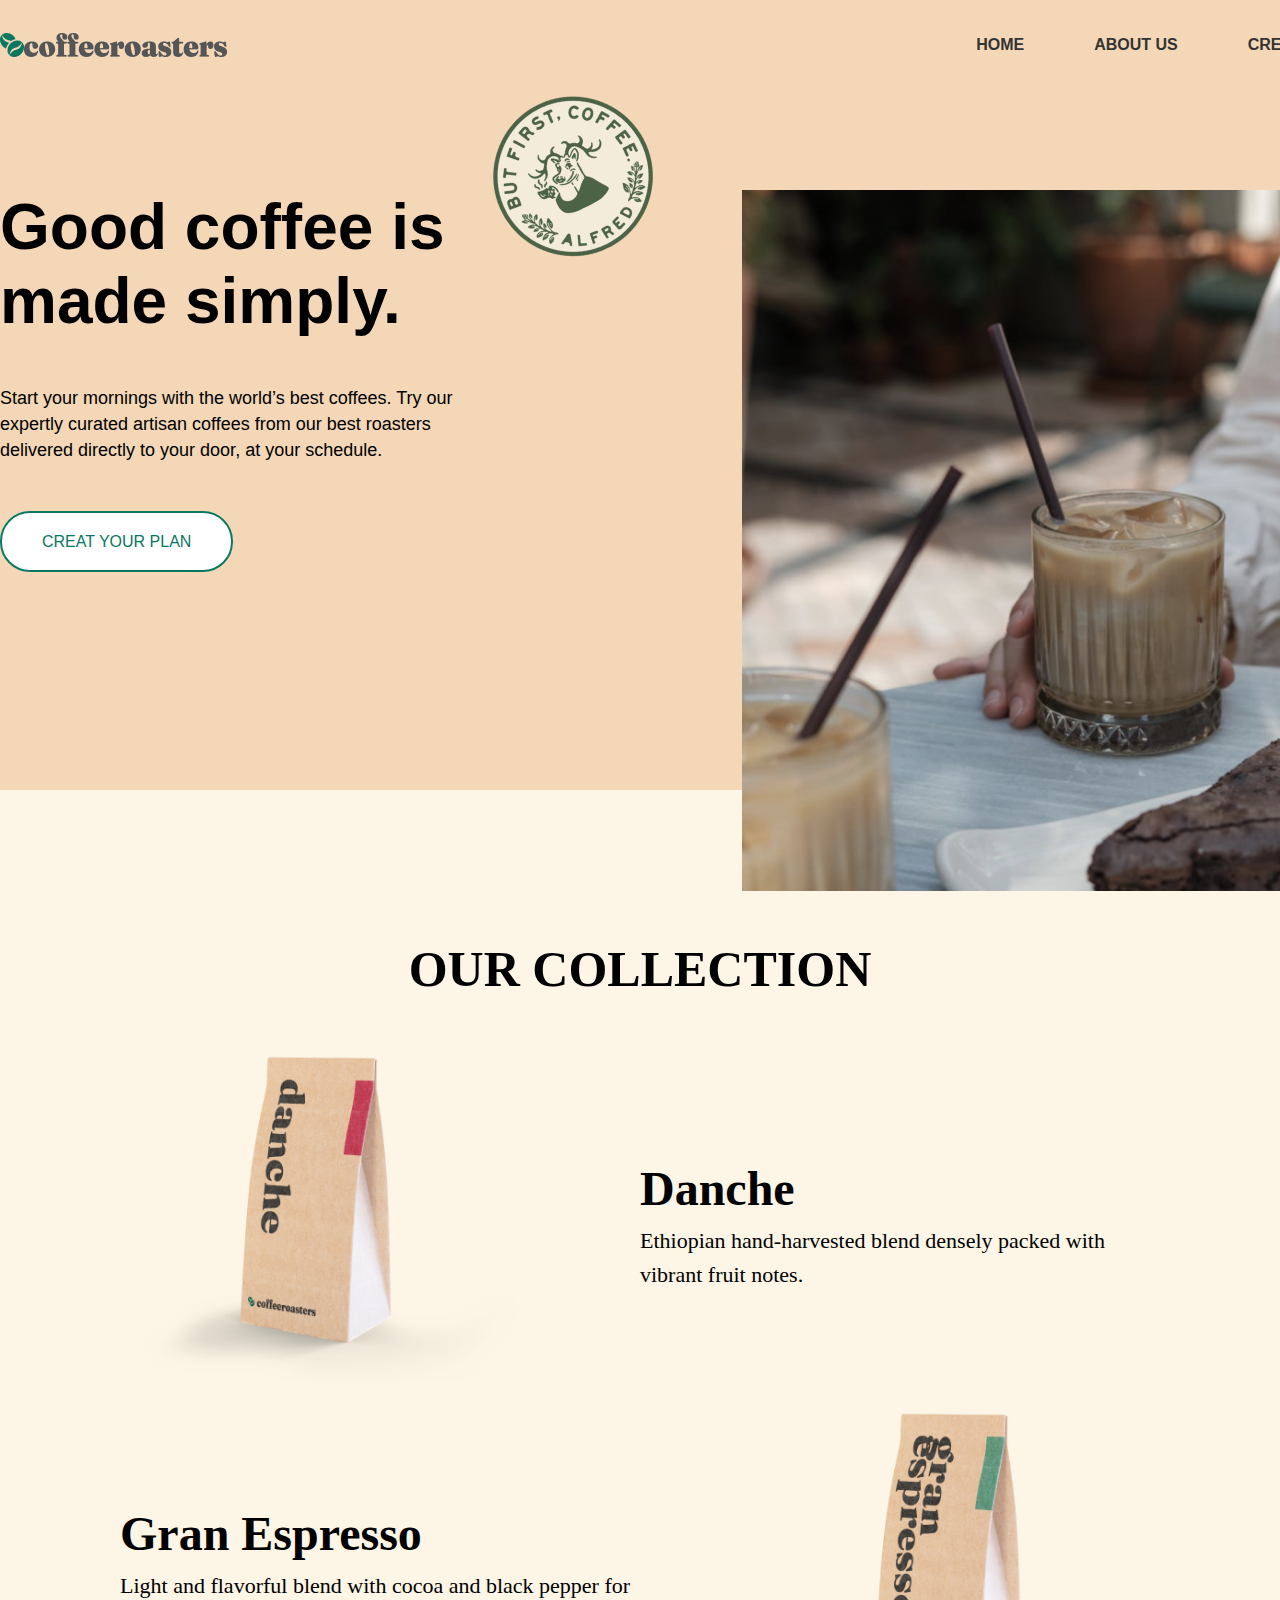
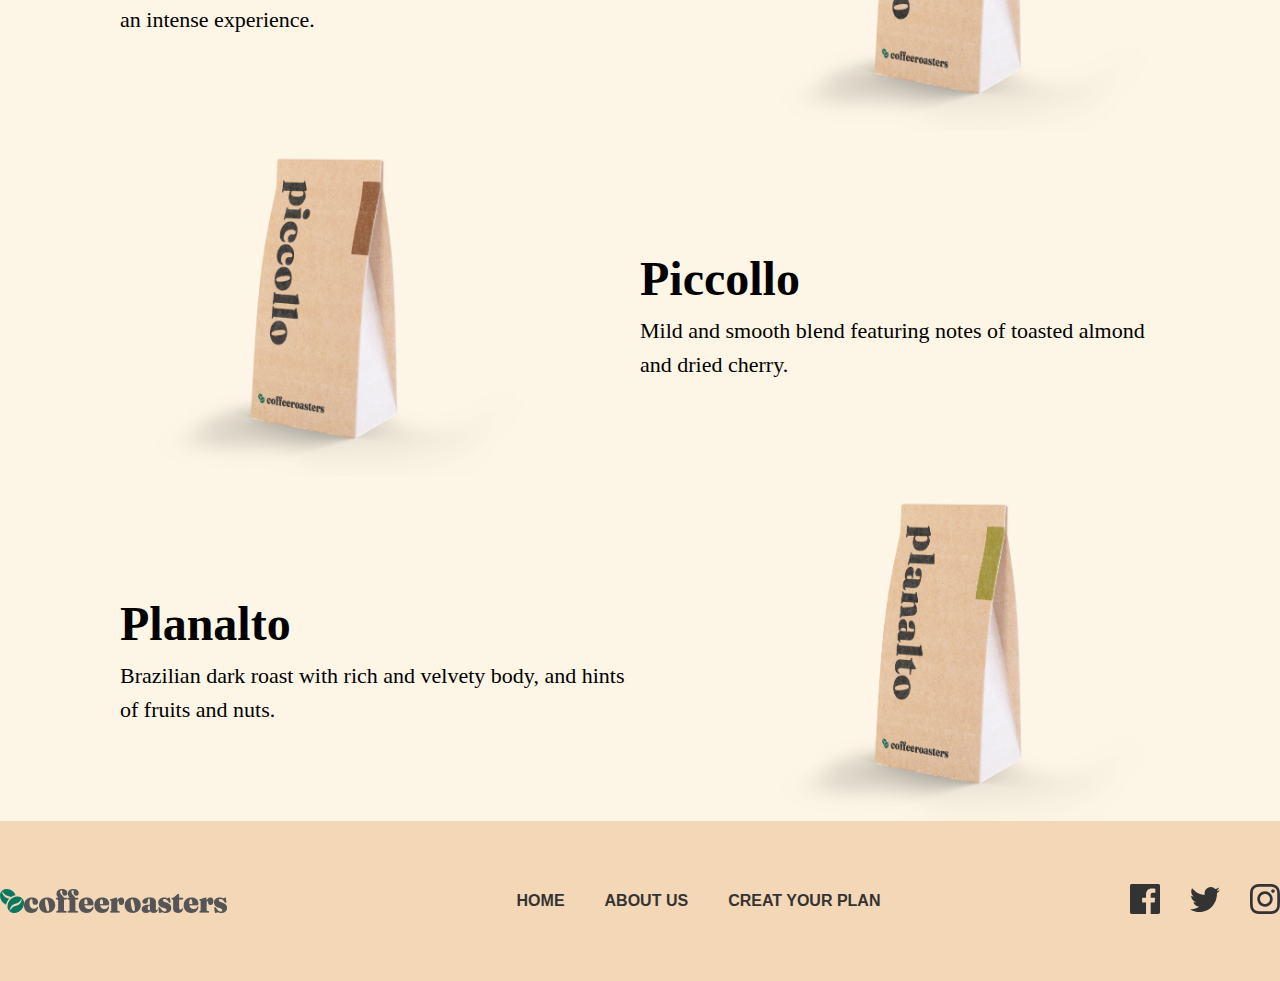
<file: index.html>
<!DOCTYPE html>
<html lang="en">

<head>
    <meta charset="UTF-8">
    <meta http-equiv="X-UA-Compatible" content="IE=edge">
    <meta name="viewport" content="width=device-width, initial-scale=1.0">
    <link rel="stylesheet" href="style.css">
    <title>Home.page</title>
</head>

<body>
    <!-- Header -->
    <header>
        <div class="container">
            <img src="./images/logo.png" alt="logo">
            <ul>
                <li><a href="./index.html">HOME</a></li>
                <li><a href="./pages/about.html">ABOUT US</a></li>
                <li><a href="#">CREAT YOUR PLAN</a></li>
            </ul>
        </div>
    </header>

    <!-- Intro -->
    <section class="intro">
        <div class="container">
            <div class="left">
                <h1>Good coffee is made simply.</h1>
                <p>
                    Start your mornings with the world’s best coffees. Try our expertly curated artisan coffees from our
                    best roasters delivered directly to your door, at your schedule.
                </p>
                <a href="#">CREAT YOUR PLAN</a>
            </div>
            <div class="right">
                <img class="label" src="./images/intro-label.png" alt="dss">
                <img class="main" src="./images/into.png" alt="dsd">
            </div>
        </div>
    </section>

    <!-- Collection -->
    <section class="collection">
        <div class="container">
            <h1>OUR COLLECTION</h1>
            <div class="parent">
                <img src="./images/collection1.png" alt="col">
                <div class="child">
                    <h3>Danche</h3>
                    <p>
                        Ethiopian hand-harvested blend densely packed with vibrant fruit notes.
                    </p>
                </div>
            </div>
            <div class="parent">
                <div class="child">
                    <h3>Gran Espresso</h3>
                    <p>
                        Light and flavorful blend with cocoa and black pepper for an intense experience.
                    </p>
                </div>
                <img src="./images/collection2.png" alt="col">
            </div>
            <div class="parent">
                <img src="./images/collection3.png" alt="col">
                <div class="child">
                    <h3>Piccollo</h3>
                    <p>
                        Mild and smooth blend featuring notes of toasted almond and dried cherry.
                    </p>
                </div>
            </div>
            <div class="parent">
                <div class="child">
                    <h3>Planalto</h3>
                    <p>
                        Brazilian dark roast with rich and velvety body, and hints of fruits and nuts.
                    </p>
                </div>
                <img src="./images/collection4.png" alt="col">
            </div>
        </div>
    </section>

    <!-- footer -->
    <footer>
        <div class="container">
            <img src="./images/logo.png" alt="logo">
            <ul>
                <li><a href="./index.html">HOME</a></li>
                <li><a href="./pages/about.html">ABOUT US</a></li>
                <li><a href="#">CREAT YOUR PLAN</a></li>
            </ul>
            <div class="parent">
                <a href="#"><img src="./images/facebook.svg" alt="face"></a>
                <a href="#"><img src="./images/twitter.svg" alt="twit"></a>
                <a href="#"><img src="./images/instagram.svg" alt="ins"></a>
            </div>
        </div>
    </footer>
</body>

</html>
</file>
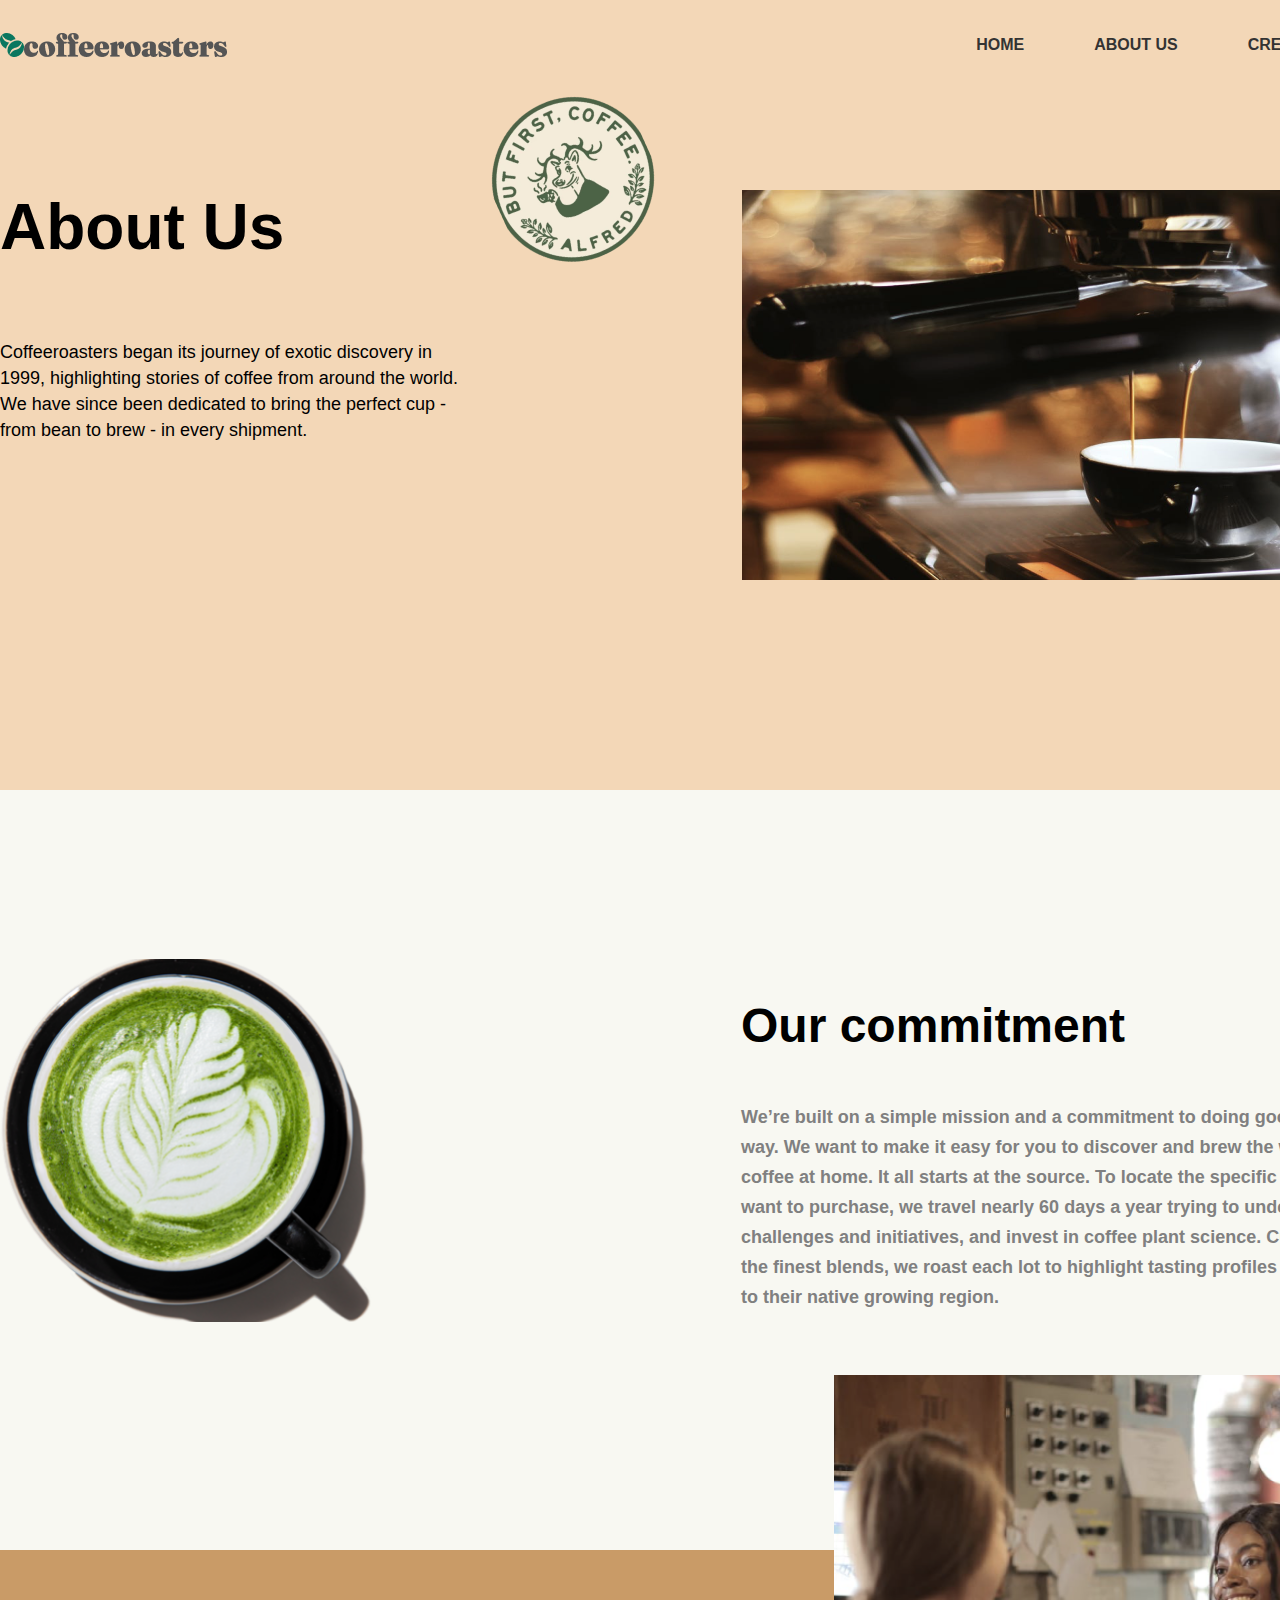
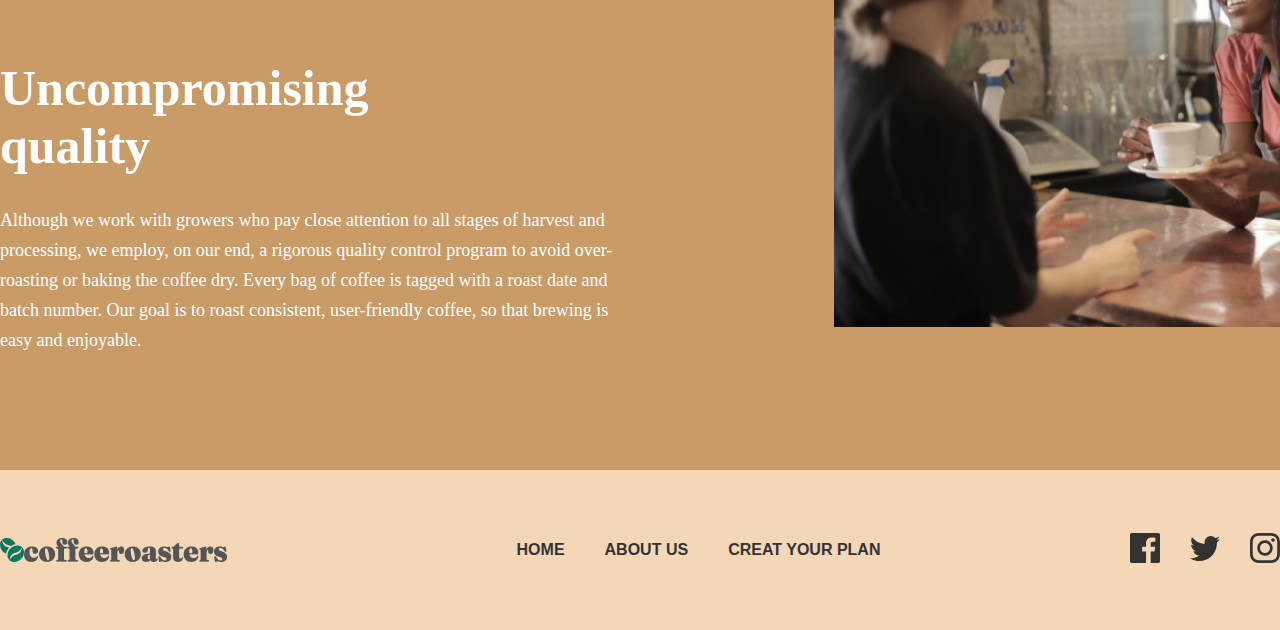
<file: pages/about.html>
<!DOCTYPE html>
<html lang="en">

<head>
    <meta charset="UTF-8">
    <meta http-equiv="X-UA-Compatible" content="IE=edge">
    <meta name="viewport" content="width=device-width, initial-scale=1.0">
    <link rel="stylesheet" href="about.css">
    <title>About U</title>
</head>

<body>
    <!-- Header -->
    <header>
        <div class="container">
            <img src="./images/logo.png" alt="logo">
            <ul>
                <li><a href="./index.html">HOME</a></li>
                <li><a href="./pages/about.html">ABOUT US</a></li>
                <li><a href="#">CREAT YOUR PLAN</a></li>
            </ul>
        </div>
    </header>

    <!-- Intro -->
    <section class="intro">
        <div class="container">
            <div class="left">
                <h1>About Us</h1>
                <p>
                    Coffeeroasters began its journey of exotic discovery in 1999, highlighting stories of coffee from
                    around the world. We have since been dedicated to bring the perfect cup - from bean to brew - in
                    every shipment.
                </p>
            </div>
            <div class="right">
                <img class="label" src="./images/intro.png" alt="dss">
                <img class="main" src="./images/coffee-machine.png" alt="dsd">
            </div>
        </div>
    </section>

    <!-- About -->
    <section class="about">
        <div class="container">
            <div class="parent">
                <img src="./images/coffee.png" alt="coffee">
                <div class="child">
                    <h3>Our commitment</h3>
                    <p>
                        We’re built on a simple mission and a commitment to doing good along the way. We want to make it
                        easy for you to discover and brew the world’s best coffee at home. It all starts at the source.
                        To locate the specific lots we want to purchase, we travel nearly 60 days a year trying to
                        understand the challenges and initiatives, and invest in coffee plant science. Curating only the
                        finest blends, we roast each lot to highlight tasting profiles distinctive to their native
                        growing region.
                    </p>
                </div>
            </div>
        </div>
    </section>

    <!-- Service -->
    <section class="service">
        <div class="container">
            <div class="parent">
                <div class="child">
                    <h3>Uncompromising quality</h3>
                    <p>
                        Although we work with growers who pay close attention to all stages of harvest and processing,
                        we employ, on our end, a rigorous quality control program to avoid over-roasting or baking the
                        coffee dry. Every bag of coffee is tagged with a roast date and batch number. Our goal is to
                        roast consistent, user-friendly coffee, so that brewing is easy and enjoyable.
                    </p>
                </div>
                <img src="./images/service.png" alt="ser">
            </div>
        </div>
    </section>
</body>

<!-- footer -->
<footer>
    <div class="container">
        <img src="./images/logo.png" alt="logo">
        <ul>
            <li><a href="./index.html">HOME</a></li>
            <li><a href="./pages/about.html">ABOUT US</a></li>
            <li><a href="#">CREAT YOUR PLAN</a></li>
        </ul>
        <div class="parent">
            <a href="#"><img src="./images/face.svg" alt="face"></a>
            <a href="#"><img src="./images/twit.svg" alt="twit"></a>
            <a href="#"><img src="./images/ins.svg" alt="ins"></a>
        </div>
    </div>
</footer>

</html>
</file>
<file: style.css>
/* Universal style */
body {
    margin: 0;
}

a {
    text-decoration: none;
    color: #333333;
}

ul {
    list-style: none;
}

.container {
    width: 1400px;
    margin: 0 auto;
}

/* Header */
header {
    padding-top: 20px;
}

header, footer {
    background-color: #F3D7B7;
}

header .container {
    display: flex;
    align-items: center;
    justify-content: space-between;
}

header ul {
    display: flex;
    gap: 70px;
}

header a {
    color: #333333;
    font-weight: 600;
    font-family: Arial, Helvetica, sans-serif;
}

header a:hover {
    color: #0A775F;
}

/* Intro */
.intro {
    background-color: #F3D7B7;
    padding-top: 120px;
    height: 600px;
}

.intro h1 {
    margin: 0;
    font-size: 64px;
    width: 447px;
    font-family: Arial, Helvetica, sans-serif;
}

.intro p {
    color: #000000;
    line-height: 26px;
    font-size: 18px;
    width: 464px;
    margin: 47px 0;
    margin-bottom: 70px;
    font-family: Arial, Helvetica, sans-serif;
}

.intro a {
    color: #0A775F;
    background-color: white;
    border: 2.5px solid #0A775F;
    padding: 20px 40px;
    border-radius: 30px;
    font-weight: 450;
    font-family: Arial, Helvetica, sans-serif;
}

.intro a:hover {
    color: white;
    background-color: #0A775F;
}

.intro .container {
    display: flex;
    justify-content: space-between;
}

.intro .left,
.intro .right {
    width: 47%;
}

.intro .label {
    position: absolute;
    top: 70px;
    right: 600px;
}
.intro .main {
    width: 109%;
}

/* Collection */
.collection {
    background-color: rgb(253, 245, 229);
}

.collection h1 {
    color: #000000;
    font-size: 50px;
    line-height: 58.59px;
    text-align: center;
    padding-top: 150px;
    margin: 0;
    margin-bottom: 42px;
}

.collection .container {
    width: 1040px;
    margin: 0 auto;
}

.collection .parent {
    display: flex;
    justify-content: space-between;
    align-items: center;
}

.collection .child {
    width: 50%;
}

.collection h3 {
    color: #000000;
    font-size: 48px;
    line-height: 56.25px;
    margin-bottom: -15px;
}

.collection p {
    color: #000000;
    font-size: 22px;
    line-height: 34px;
}

.collection img {
    width: 40%;
}

/* footer */
footer {
    height: 160px;
    display: flex;
    align-items: center;
}

footer .container {
    display: flex;
    justify-content: space-between;
    align-items: center;
}

footer ul {
    display: flex;
    gap: 40px;
}

footer a {
    font-family: Arial, Helvetica, sans-serif;
    font-weight: 600;
}

footer a:hover {
    color: #0A775F;
}

footer .parent {
    display: flex;
    align-items: center;
    gap: 30px;
}
</file>
<file: pages/about.css>
/* Universal style */
body {
    margin: 0;
}

a {
    text-decoration: none;
    color: #333333;
}

ul {
    list-style: none;
}

.container {
    width: 1400px;
    margin: 0 auto;
}

/* Header */
header {
    padding-top: 20px;
}

header, footer {
    background-color: #F3D7B7;
}

header .container {
    display: flex;
    align-items: center;
    justify-content: space-between;
}

header ul {
    display: flex;
    gap: 70px;
}

header a {
    color: #333333;
    font-weight: 600;
    font-family: Arial, Helvetica, sans-serif;
}

header a:hover {
    color: #0A775F;
}

/* Intro */
.intro {
    background-color: #F3D7B7;
    padding-top: 120px;
    height: 600px;
}

.intro h1 {
    margin: 0;
    font-size: 64px;
    width: 447px;
    font-family: Arial, Helvetica, sans-serif;
}

.intro p {
    color: #000000;
    line-height: 26px;
    font-size: 18px;
    width: 464px;
    margin-top: 75px;
    font-family: Arial, Helvetica, sans-serif;
}


.intro .container {
    display: flex;
    justify-content: space-between;
}

.intro .left,
.intro .right {
    width: 47%;
}

.intro .label {
    position: absolute;
    top: 70px;
    right: 600px;
}

/* Collection */
.about {
    background-color: #F8F8F2;
    padding-top: 160px;
}

.about .container {
    height: 600px;
    width: 1300px;
    margin: 0 auto;
}

.about h1 {
    color: #000000;
    font-size: 50px;
    line-height: 58.59px;
    text-align: center;
    padding-top: 150px;
    margin: 0;
    margin-bottom: 42px;
}

.about .parent {
    display: flex;
    justify-content: space-between;
    align-items: center;
}

.about h3 {
    color: #000000;
    font-size: 48px;
    line-height: 56.25px;
    font-family: Arial, Helvetica, sans-serif;
}

.about p {
    font-family: Arial, Helvetica, sans-serif;
    color: gray;
    font-size: 18px;
    line-height: 30px;
    font-weight: 600;
    width: 647px;
}

.about img {
    width: 372px;
}

.about .child {
    width: 43%;
}

/* Service */
.service {
    height: 520px;
    background-color: #C99B67;
}

.service h3 {
    margin: 0;
    padding-top: 109px;
    margin-bottom: 30px;
    color: #ffffff;
    font-size: 50px;
    width: 397px;
}

.service p {
    color: #ffffff;
    width: 640px;
    font-size: 18px;
    font-weight: 400;
    line-height: 30px;
}

.service .parent {
    display: flex;
    justify-content: space-between;
    align-items: center;
}

.service img {
    margin-top: -222px;
}

/* footer */
footer {
    height: 160px;
    display: flex;
    align-items: center;
}

footer .container {
    display: flex;
    justify-content: space-between;
    align-items: center;
}

footer ul {
    display: flex;
    gap: 40px;
}

footer a {
    font-family: Arial, Helvetica, sans-serif;
    font-weight: 600;
}

footer a:hover {
    color: #0A775F;
}

footer .parent {
    display: flex;
    align-items: center;
    gap: 30px;
}
</file>
